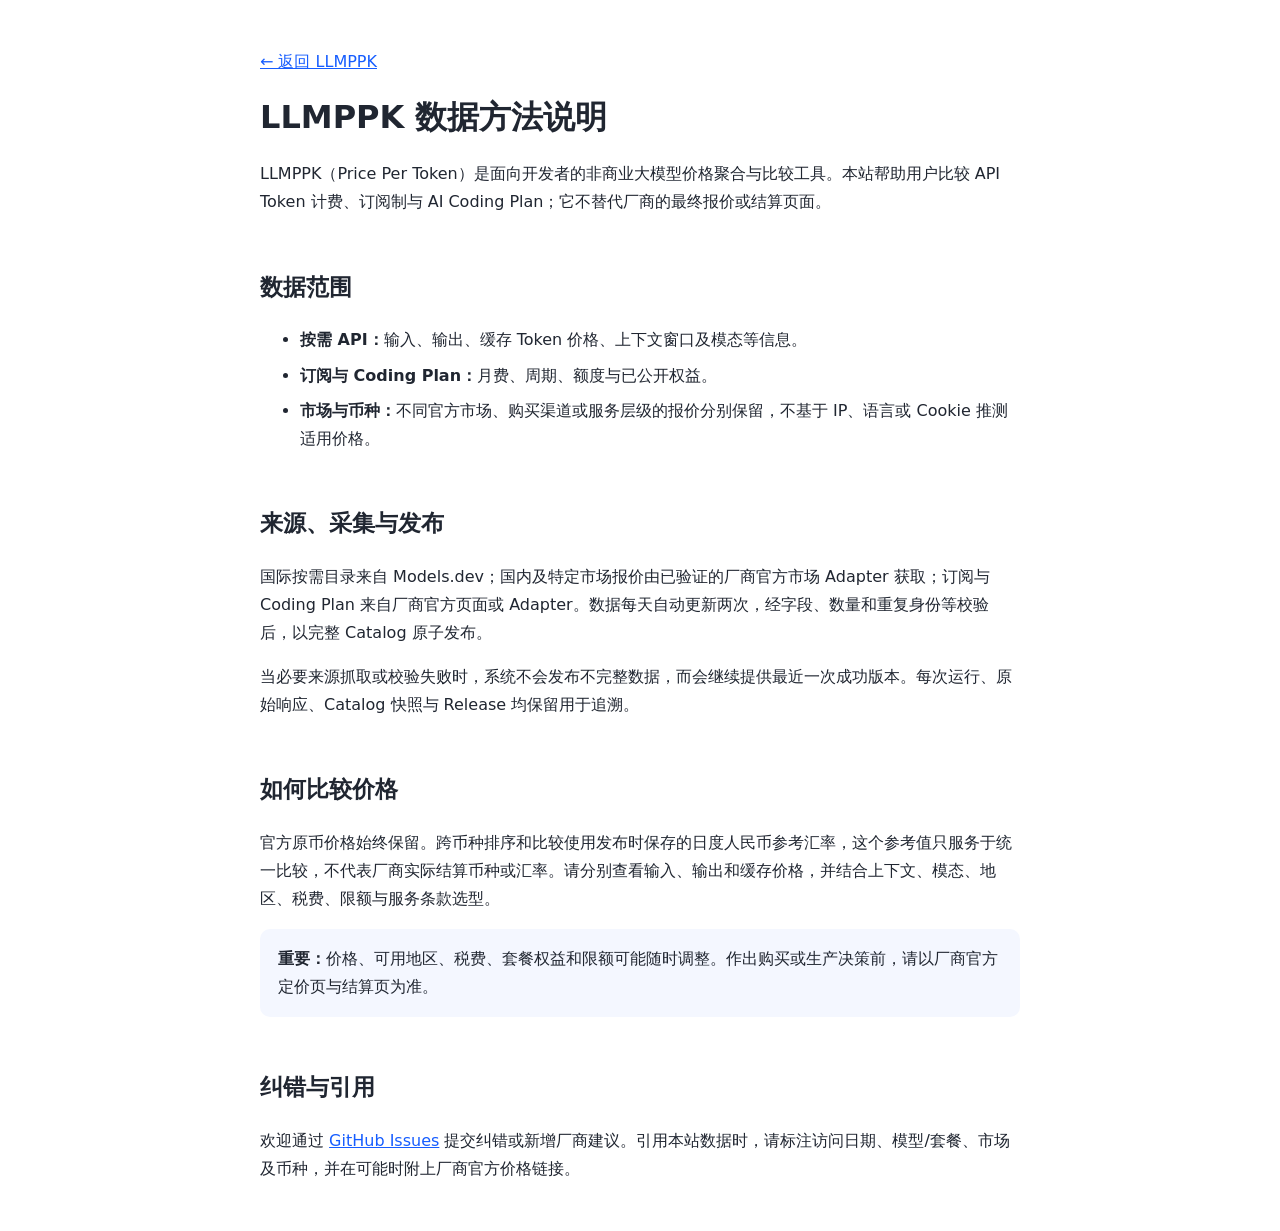
<file: ui/methodology.html>
<!doctype html>
<html lang="zh-CN">
<head>
  <meta charset="utf-8">
  <meta name="viewport" content="width=device-width, initial-scale=1">
  <title>LLMPPK 数据方法说明：大模型价格如何采集与比较</title>
  <meta name="description" content="了解 LLMPPK 如何采集、校验和发布大模型 API Token 价格、订阅制与 Coding Plan 数据，以及如何理解跨币种比较结果。">
  <meta name="robots" content="index,follow">
  <link rel="canonical" href="https://llmppk.top/methodology.html">
  <style>body{max-width:760px;margin:48px auto;padding:0 24px;color:#202631;font:16px/1.75 system-ui,-apple-system,"Noto Sans SC",sans-serif}h1{font-size:32px;line-height:1.3}h2{margin-top:2.2em;font-size:23px}a{color:#165dff}li{margin:.45em 0}.note{padding:16px 18px;background:#f4f7ff;border-radius:10px}</style>
  <script type="application/ld+json">{"@context":"https://schema.org","@type":"AboutPage","name":"LLMPPK 数据方法说明","url":"https://llmppk.top/methodology.html","inLanguage":"zh-CN","about":["大模型定价数据","Token API 价格","数据质量"]}</script>
</head>
<body>
  <main>
    <p><a href="/">← 返回 LLMPPK</a></p>
    <h1>LLMPPK 数据方法说明</h1>
    <p>LLMPPK（Price Per Token）是面向开发者的非商业大模型价格聚合与比较工具。本站帮助用户比较 API Token 计费、订阅制与 AI Coding Plan；它不替代厂商的最终报价或结算页面。</p>
    <h2>数据范围</h2>
    <ul>
      <li><strong>按需 API：</strong>输入、输出、缓存 Token 价格、上下文窗口及模态等信息。</li>
      <li><strong>订阅与 Coding Plan：</strong>月费、周期、额度与已公开权益。</li>
      <li><strong>市场与币种：</strong>不同官方市场、购买渠道或服务层级的报价分别保留，不基于 IP、语言或 Cookie 推测适用价格。</li>
    </ul>
    <h2>来源、采集与发布</h2>
    <p>国际按需目录来自 Models.dev；国内及特定市场报价由已验证的厂商官方市场 Adapter 获取；订阅与 Coding Plan 来自厂商官方页面或 Adapter。数据每天自动更新两次，经字段、数量和重复身份等校验后，以完整 Catalog 原子发布。</p>
    <p>当必要来源抓取或校验失败时，系统不会发布不完整数据，而会继续提供最近一次成功版本。每次运行、原始响应、Catalog 快照与 Release 均保留用于追溯。</p>
    <h2>如何比较价格</h2>
    <p>官方原币价格始终保留。跨币种排序和比较使用发布时保存的日度人民币参考汇率，这个参考值只服务于统一比较，不代表厂商实际结算币种或汇率。请分别查看输入、输出和缓存价格，并结合上下文、模态、地区、税费、限额与服务条款选型。</p>
    <p class="note"><strong>重要：</strong>价格、可用地区、税费、套餐权益和限额可能随时调整。作出购买或生产决策前，请以厂商官方定价页与结算页为准。</p>
    <h2>纠错与引用</h2>
    <p>欢迎通过 <a href="https://github.com/hangliuc/llm-price-compare/issues">GitHub Issues</a> 提交纠错或新增厂商建议。引用本站数据时，请标注访问日期、模型/套餐、市场及币种，并在可能时附上厂商官方价格链接。</p>
  </main>
</body>
</html>
</file>
